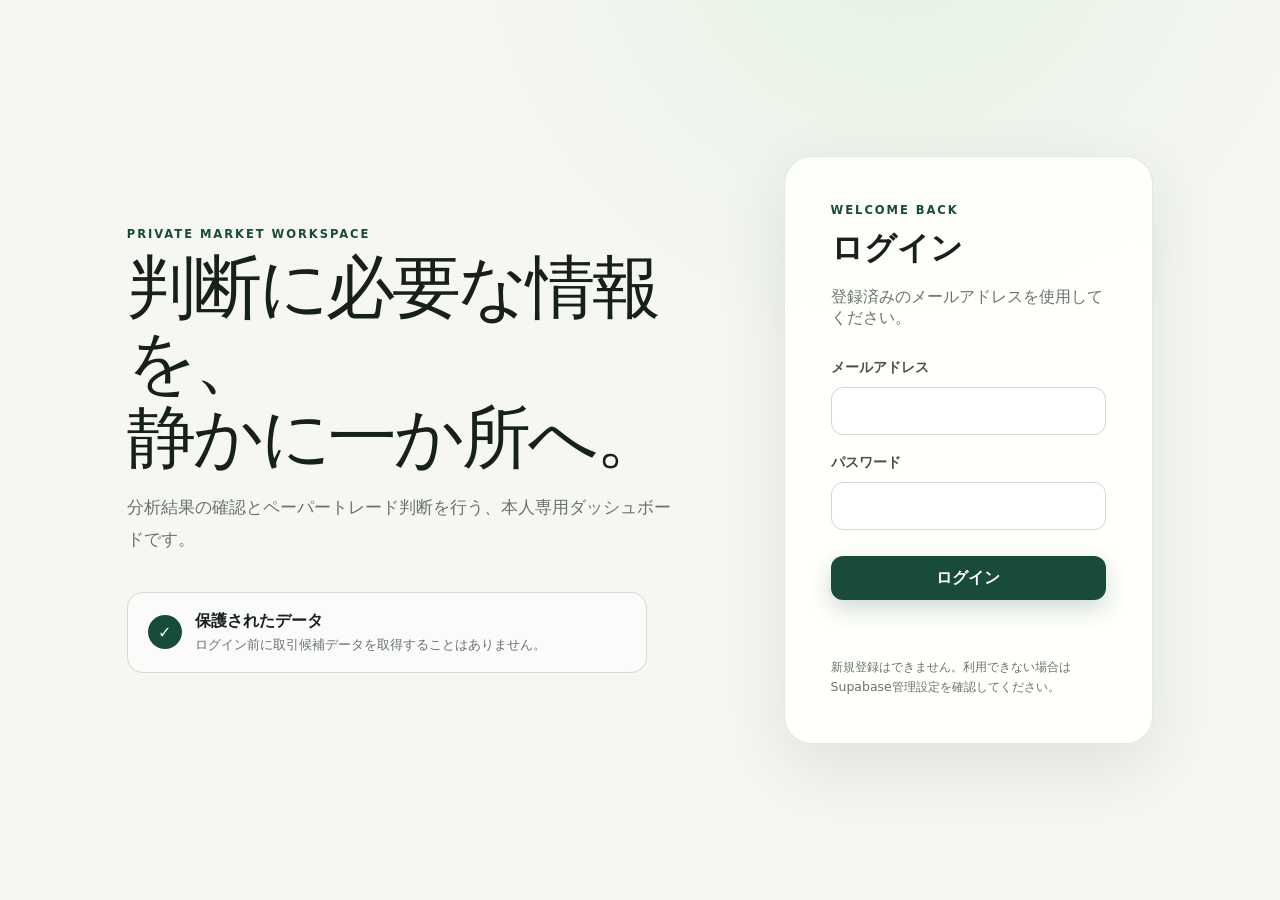
<file: index.html>
<!doctype html>
<html lang="ja">
<head>
  <meta charset="utf-8">
  <meta name="viewport" content="width=device-width, initial-scale=1">
  <meta name="referrer" content="no-referrer">
  <meta http-equiv="Content-Security-Policy" content="default-src 'self'; base-uri 'self'; object-src 'none'; form-action 'self'; frame-src 'none'; img-src 'self' data:; style-src 'self'; script-src 'self'; connect-src https://hovdyyflzbghjtwdlqzb.supabase.co; upgrade-insecure-requests">
  <title>日本株・米国株 取引候補ダッシュボード</title>
  <link rel="stylesheet" href="assets/app.css?v=20260828-1">
  <script src="config.js" defer></script>
  <script type="module" src="assets/app.mjs?v=20261007-portfolio-review"></script>
</head>
<body>
  <a class="skip-link" href="#main-content">本文へ移動</a>
  <div class="ambient ambient-one" aria-hidden="true"></div>
  <div class="ambient ambient-two" aria-hidden="true"></div>

  <section id="boot-screen" class="center-screen" aria-live="polite">
    <div class="brand-mark" aria-hidden="true"><span></span><span></span><span></span></div>
    <p>安全なセッションを確認しています</p>
  </section>

  <main id="login-screen" class="login-shell" hidden>
    <section class="login-story" aria-labelledby="login-title">
      <p class="eyebrow">PRIVATE MARKET WORKSPACE</p>
      <h1 id="login-title">判断に必要な情報を、<br>静かに一か所へ。</h1>
      <p>分析結果の確認とペーパートレード判断を行う、本人専用ダッシュボードです。</p>
      <div class="security-note">
        <span class="security-icon" aria-hidden="true">✓</span>
        <div><strong>保護されたデータ</strong><small>ログイン前に取引候補データを取得することはありません。</small></div>
      </div>
    </section>
    <section class="login-card" aria-label="ログイン">
      <div>
        <p class="eyebrow">WELCOME BACK</p>
        <h2>ログイン</h2>
        <p class="muted">登録済みのメールアドレスを使用してください。</p>
      </div>
      <form id="login-form" novalidate>
        <label for="email">メールアドレス</label>
        <input id="email" name="email" type="email" autocomplete="username" inputmode="email" required>
        <label for="password">パスワード</label>
        <input id="password" name="password" type="password" autocomplete="current-password" required minlength="8">
        <button id="login-button" class="primary-button" type="submit">ログイン</button>
      </form>
      <p id="login-message" class="form-message" role="alert" aria-live="assertive"></p>
      <p class="login-footnote">新規登録はできません。利用できない場合はSupabase管理設定を確認してください。</p>
    </section>
  </main>

  <div id="app-screen" hidden>
    <header class="app-header">
      <a class="brand" href="./" aria-label="取引候補ダッシュボード ホーム">
        <span class="brand-symbol" aria-hidden="true">T</span>
        <span><strong>Trading Desk</strong><small>Decision workspace</small></span>
      </a>
      <div class="header-actions">
        <span id="session-user" class="session-user"></span>
        <button id="refresh-button" class="ghost-button" type="button">更新</button>
        <button id="logout-button" class="ghost-button danger" type="button">ログアウト</button>
      </div>
    </header>

    <main id="main-content" class="dashboard-shell">
      <section class="hero-row">
        <div>
          <p class="eyebrow">DAILY REVIEW</p>
          <h1>取引候補ダッシュボード</h1>
          <p class="muted">分析結果を確認し、人間の判断をペーパートレードとして記録します。</p>
        </div>
        <div id="connection-state" class="connection-state"><span></span>接続済み</div>
      </section>

      <section class="filter-bar" aria-label="分析結果を選択">
        <div class="filter-title"><p class="eyebrow">RESULT EXPLORER</p><h2>分析結果を選択</h2></div>
        <label>対象日<select id="target-date"></select></label>
        <label>市場<select id="market"><option value="TSE">日本株 (JPX)</option><option value="US">米国株 (NYSE / Nasdaq)</option></select></label>
        <button id="apply-filter" class="primary-button compact" type="button">結果を表示</button>
        <aside class="latest-batch" aria-label="最終バッチ実行">
          <span>最終バッチ実行</span><strong id="latest-batch-time">確認中…</strong>
          <small id="latest-batch-target"></small><small id="auto-refresh-status">30秒ごとに自動更新</small>
        </aside>
        <div class="manual-batch-note"><strong>手動バッチ実行</strong><span>GitHubへログイン後、「Daily screening」から実行できます。</span><a href="https://github.com/login?return_to=%2Ftake0229%2Fsemi-automatic-trading%2Factions%2Fworkflows%2Fdaily-screening.yml" target="_blank" rel="noopener noreferrer">GitHub Actionsを開く ↗</a></div>
        <p id="last-updated" class="last-updated"></p>
      </section>

      <div id="app-message" class="app-message" role="status" aria-live="polite"></div>
      <p id="history-status" class="history-status">Supabaseの移行済み履歴を確認しています…</p>

      <section class="run-panel">
        <div class="run-line"><span id="run-status" class="candidate-state">—</span><span id="run-date">—</span></div>
        <h2>今日の判断材料</h2><p id="run-description" class="muted"></p>
      </section>

      <section id="batch-alerts" class="batch-alerts" hidden>
        <div class="section-heading"><h2 id="batch-alerts-title">バッチ処理の警告</h2><span id="batch-alerts-count" class="score-badge"></span></div>
        <ul id="batch-alerts-list"></ul>
      </section>

      <section class="kpi-grid" aria-label="シミュレーション概要">
        <article class="kpi-card accent"><span>ペーパー総資産</span><strong id="paper-total-assets">—</strong><small id="paper-initial-cash">—</small></article>
        <article class="kpi-card"><span>利用可能現金</span><strong id="paper-cash">—</strong><small>追加選択に利用可能</small></article>
        <article class="kpi-card"><span>保有時価</span><strong id="paper-market-value">—</strong><small id="paper-invested">—</small></article>
        <article class="kpi-card"><span>損益合計</span><strong id="paper-profit">—</strong><small id="paper-return-rate">—</small></article>
      </section>

      <section class="section-block">
        <div class="section-heading">
          <div><p class="eyebrow">SIGNALS</p><h2>売買候補</h2></div>
          <div class="heading-actions"><span id="candidate-count" class="score-badge">—</span><p id="decision-safety" class="safety-pill">実注文は送信されません</p></div>
        </div>
        <div id="candidate-list" class="candidate-grid"></div>
      </section>

      <section class="section-block">
        <div class="section-heading"><div><p class="eyebrow">PAPER POSITIONS</p><h2>ペーパートレード保有状況</h2></div></div>
        <form id="initial-cash-form" class="exit-rule-form">
          <label>初期資金<input id="initial-cash-input" type="number" min="1" max="1000000000" step="0.01" required><span id="portfolio-currency">JPY</span></label>
          <button id="initial-cash-save" class="primary-button" type="submit">初期資金を保存</button>
          <small>現在の保有取得原価以上の金額を、選択市場の通貨単位で設定してください。</small>
          <p id="initial-cash-message" class="form-message" role="status"></p>
        </form>
        <form id="exit-rule-form" class="exit-rule-form">
          <label>利確（取得額比 +）<input id="take-profit-percent" type="number" min="0.1" max="500" step="0.1" required>％</label>
          <label>損切り（取得額比 −）<input id="stop-loss-percent" type="number" min="0.1" max="99.9" step="0.1" required>％</label>
          <button id="exit-rule-save" class="primary-button" type="submit">ルールを保存</button>
          <small>平均取得価格を基準に判定し、アカウントへ保存します。</small>
          <p id="exit-rule-message" class="form-message" role="status"></p>
        </form>
        <div id="positions" class="position-list"></div>
      </section>

      <section class="section-block">
        <div class="section-heading"><div><p class="eyebrow">PAPER TRADE LOG</p><h2>売買履歴</h2></div></div>
        <div class="table-wrap"><table><thead><tr><th>日時</th><th>銘柄</th><th>区分</th><th>数量</th><th>株価</th><th>状態・実現損益</th></tr></thead><tbody id="trade-history"></tbody></table></div>
      </section>

      <footer class="page-footer"><p id="data-source-note">データ取得元を確認しています。投資助言ではなく、実注文は送信されません。</p><p id="run-id"></p></footer>
    </main>
  </div>

  <dialog id="decision-dialog" class="decision-dialog">
    <form id="decision-form" method="dialog">
      <div class="dialog-heading"><p class="eyebrow">HUMAN DECISION</p><h2 id="decision-title">候補を判断</h2><p id="decision-description" class="muted"></p></div>
      <input id="decision-candidate-id" type="hidden">
      <input id="decision-value" type="hidden">
      <label for="decision-reason">判断理由</label>
      <textarea id="decision-reason" maxlength="1000" rows="4" required></textarea>
      <p class="dialog-warning">この操作はペーパートレードの記録のみです。実際の注文は送信されません。</p>
      <div class="dialog-actions"><button id="decision-cancel" class="ghost-button" type="button">キャンセル</button><button id="decision-submit" class="primary-button" type="submit">記録する</button></div>
      <p id="decision-message" class="form-message" role="alert"></p>
    </form>
  </dialog>
</body>
</html>
</file>
<file: assets/app.css>
:root {
  color-scheme: light;
  --ink: #17211c;
  --muted: #68736c;
  --paper: #f6f7f2;
  --surface: rgba(255, 255, 252, 0.92);
  --line: #dde2db;
  --forest: #194b3b;
  --forest-deep: #0f3026;
  --mint: #dceee4;
  --lime: #d7ed83;
  --amber: #b96c17;
  --red: #a4433b;
  --shadow: 0 24px 70px rgba(35, 55, 44, 0.11);
  --radius: 22px;
  font-family: Inter, "Noto Sans JP", "Yu Gothic UI", system-ui, sans-serif;
}

* { box-sizing: border-box; }
html { min-width: 320px; background: var(--paper); }
body { margin: 0; min-height: 100vh; color: var(--ink); background: radial-gradient(circle at 70% -10%, #e5f2e4 0, transparent 35%), var(--paper); }
button, input, select, textarea { font: inherit; }
button { cursor: pointer; }
button:disabled { cursor: wait; opacity: .58; }
[hidden] { display: none !important; }
.skip-link { position: fixed; left: 12px; top: -60px; z-index: 100; padding: 10px 16px; background: var(--ink); color: white; border-radius: 10px; }
.skip-link:focus { top: 12px; }
.ambient { position: fixed; border-radius: 999px; filter: blur(1px); pointer-events: none; opacity: .5; z-index: -1; }
.ambient-one { width: 330px; height: 330px; right: -110px; top: 12%; background: #d2e9db; }
.ambient-two { width: 220px; height: 220px; left: -90px; bottom: 5%; background: #eef2c9; }
.eyebrow { margin: 0 0 10px; color: var(--forest); font-size: .72rem; font-weight: 800; letter-spacing: .17em; }
.muted { color: var(--muted); }

.center-screen { min-height: 100vh; display: grid; place-content: center; justify-items: center; gap: 18px; color: var(--muted); }
.brand-mark { display: flex; align-items: flex-end; gap: 5px; width: 48px; height: 48px; padding: 10px; border-radius: 14px; background: var(--forest); box-shadow: var(--shadow); }
.brand-mark span { width: 7px; border-radius: 9px 9px 2px 2px; background: var(--lime); animation: pulse 1.15s ease-in-out infinite alternate; }
.brand-mark span:nth-child(1) { height: 12px; }
.brand-mark span:nth-child(2) { height: 25px; animation-delay: .2s; }
.brand-mark span:nth-child(3) { height: 18px; animation-delay: .4s; }
@keyframes pulse { to { transform: translateY(-4px); opacity: .72; } }

.login-shell { min-height: 100vh; display: grid; grid-template-columns: minmax(0, 1.05fr) minmax(360px, .7fr); align-items: center; gap: clamp(40px, 8vw, 130px); max-width: 1180px; margin: auto; padding: clamp(28px, 6vw, 80px); }
.login-story h1 { margin: 0; max-width: 750px; font-family: Georgia, "Yu Mincho", serif; font-size: clamp(2.5rem, 5.4vw, 5.4rem); line-height: 1.08; letter-spacing: -.045em; font-weight: 500; }
.login-story > p:not(.eyebrow) { max-width: 610px; font-size: 1.05rem; line-height: 1.9; color: var(--muted); }
.security-note { display: flex; gap: 13px; align-items: center; max-width: 520px; margin-top: 36px; padding: 18px 20px; border: 1px solid rgba(25, 75, 59, .18); border-radius: 16px; background: rgba(255, 255, 255, .58); }
.security-note strong, .security-note small { display: block; }
.security-note small { margin-top: 4px; color: var(--muted); }
.security-icon { display: grid; place-content: center; flex: 0 0 34px; height: 34px; border-radius: 50%; color: white; background: var(--forest); }
.login-card { padding: clamp(28px, 4vw, 46px); border: 1px solid rgba(25, 75, 59, .12); border-radius: 28px; background: var(--surface); box-shadow: var(--shadow); backdrop-filter: blur(16px); }
.login-card h2 { margin: 0; font-size: 2rem; }
.login-card form { display: grid; gap: 10px; margin-top: 30px; }
label { color: #465149; font-size: .87rem; font-weight: 700; }
input, select, textarea { width: 100%; border: 1px solid #cfd7d0; border-radius: 12px; background: #fff; color: var(--ink); outline: none; transition: border-color .15s, box-shadow .15s; }
input, select { min-height: 48px; padding: 0 14px; }
textarea { padding: 13px 14px; resize: vertical; }
input:focus, select:focus, textarea:focus { border-color: var(--forest); box-shadow: 0 0 0 4px rgba(25, 75, 59, .12); }
.login-card form label:not(:first-child) { margin-top: 9px; }
.primary-button, .ghost-button, .decision-button { min-height: 44px; border: 0; border-radius: 12px; padding: 0 18px; font-weight: 800; transition: transform .12s, background .12s; }
.primary-button { margin-top: 16px; color: white; background: var(--forest); box-shadow: 0 9px 22px rgba(25, 75, 59, .2); }
.primary-button:hover:not(:disabled) { transform: translateY(-1px); background: var(--forest-deep); }
.primary-button.compact { min-height: 42px; margin: 22px 0 0; }
.ghost-button { border: 1px solid var(--line); background: #fff; color: var(--ink); }
.ghost-button:hover:not(:disabled) { background: #eef3ed; }
.ghost-button.danger { color: var(--red); }
.form-message { min-height: 1.4em; margin: 14px 0 0; color: var(--red); font-weight: 700; }
.login-footnote { margin: 20px 0 0; color: var(--muted); font-size: .78rem; line-height: 1.6; }

.app-header { position: sticky; top: 0; z-index: 20; display: flex; justify-content: space-between; align-items: center; min-height: 74px; padding: 10px max(24px, calc((100vw - 1240px) / 2)); border-bottom: 1px solid rgba(221, 226, 219, .85); background: rgba(246, 247, 242, .88); backdrop-filter: blur(18px); }
.brand { display: flex; align-items: center; gap: 12px; color: var(--ink); text-decoration: none; }
.brand-symbol { display: grid; place-content: center; width: 38px; height: 38px; border-radius: 12px; background: var(--forest); color: var(--lime); font-family: Georgia, serif; font-size: 1.25rem; }
.brand strong, .brand small { display: block; }
.brand small { margin-top: 2px; color: var(--muted); font-size: .7rem; letter-spacing: .08em; text-transform: uppercase; }
.header-actions { display: flex; align-items: center; gap: 9px; }
.session-user { max-width: 220px; overflow: hidden; text-overflow: ellipsis; white-space: nowrap; color: var(--muted); font-size: .83rem; }
.dashboard-shell { max-width: 1240px; margin: auto; padding: 54px 24px 80px; }
.hero-row, .section-heading { display: flex; justify-content: space-between; align-items: flex-end; gap: 24px; }
.hero-row h1 { margin: 0; font-family: Georgia, "Yu Mincho", serif; font-size: clamp(2.1rem, 4.2vw, 4.1rem); font-weight: 500; letter-spacing: -.035em; }
.hero-row .muted { margin: 12px 0 0; }
.connection-state { display: flex; align-items: center; gap: 9px; padding: 9px 13px; border: 1px solid #cbded3; border-radius: 999px; color: var(--forest); background: #f9fffa; font-size: .8rem; font-weight: 700; white-space: nowrap; }
.connection-state span { width: 8px; height: 8px; border-radius: 50%; background: #2d966b; box-shadow: 0 0 0 4px rgba(45, 150, 107, .12); }
.connection-state.offline { color: var(--red); border-color: #ead0cc; }
.connection-state.offline span { background: var(--red); }
.filter-bar { display: grid; grid-template-columns: minmax(220px, 1fr) 190px 190px auto; align-items: end; gap: 14px; margin-top: 42px; padding: 20px; border: 1px solid var(--line); border-radius: 18px; background: rgba(255, 255, 252, .7); }
.filter-title h2 { margin: 0; }
.filter-bar label { display: grid; gap: 7px; }
.filter-bar select { min-height: 42px; }
.latest-batch { grid-column: 1 / 3; display: grid; gap: 4px; min-height: 84px; padding: 14px 16px; border-radius: 14px; background: #f0f4ee; }
.latest-batch > span, .latest-batch small { color: var(--muted); font-size: .75rem; }
.manual-batch-note { grid-column: 3 / -1; display: grid; gap: 5px; min-height: 84px; padding: 14px 16px; border: 1px dashed #c8d2c8; border-radius: 14px; color: var(--muted); font-size: .78rem; }
.manual-batch-note a { width: fit-content; color: var(--forest); font-weight: 800; }
.last-updated { grid-column: 1 / -1; justify-self: end; margin: 0 4px; color: var(--muted); font-size: .78rem; }
.app-message { min-height: 28px; padding: 12px 0 0; color: var(--muted); font-weight: 700; }
.app-message.error { color: var(--red); }
.app-message.success { color: var(--forest); }
.app-message.warning { color: #655b25; }
.history-status { margin: -4px 0 22px; color: var(--muted); font-size: .82rem; }
.history-status.warning { color: #655b25; }
.run-panel { display: grid; gap: 10px; margin-top: 26px; padding: 24px; border: 1px solid var(--line); border-radius: var(--radius); background: var(--surface); }
.run-panel h2, .run-panel p { margin: 0; }
.run-line { display: flex; align-items: center; gap: 12px; color: var(--muted); font-size: .82rem; }
.batch-alerts { margin-top: 18px; padding: 20px 24px; border: 1px solid #ead7ab; border-radius: 18px; background: #fff9e9; }
.batch-alerts h2 { margin: 0; font-size: 1.15rem; }
.batch-alerts ul { display: grid; gap: 8px; margin: 14px 0 0; padding: 0; list-style: none; }
.batch-alerts li { display: flex; gap: 10px; line-height: 1.5; font-size: .82rem; }
.batch-alerts li.error strong { color: var(--red); }
.kpi-grid { display: grid; grid-template-columns: repeat(4, 1fr); gap: 14px; margin-top: 26px; }
.kpi-card { position: relative; overflow: hidden; min-height: 145px; padding: 22px; border: 1px solid var(--line); border-radius: 18px; background: var(--surface); }
.kpi-card.accent { color: white; border-color: var(--forest); background: var(--forest); }
.kpi-card.accent::after { content: ""; position: absolute; width: 120px; height: 120px; right: -40px; bottom: -52px; border-radius: 50%; background: rgba(215, 237, 131, .18); }
.kpi-card span, .kpi-card small, .kpi-card strong { display: block; }
.kpi-card span { color: var(--muted); font-size: .78rem; font-weight: 800; letter-spacing: .04em; }
.kpi-card.accent span, .kpi-card.accent small { color: #dcebe4; }
.kpi-card strong { margin-top: 17px; font-size: 1.75rem; }
.kpi-card small { margin-top: 6px; color: var(--muted); }
.section-block, .panel { margin-top: 48px; }
.section-heading h2 { margin: 0; font-size: 1.65rem; }
.heading-actions { display: flex; align-items: center; gap: 10px; }
.safety-pill { margin: 0; padding: 8px 12px; border: 1px solid #dfd8af; border-radius: 999px; background: #fffced; color: #71651d; font-size: .78rem; font-weight: 700; }
.candidate-grid { display: grid; grid-template-columns: repeat(2, minmax(0, 1fr)); gap: 18px; margin-top: 20px; }
.candidate-card { display: grid; gap: 18px; padding: 24px; border: 1px solid var(--line); border-radius: var(--radius); background: var(--surface); box-shadow: 0 14px 38px rgba(35, 55, 44, .055); }
.candidate-card:hover { border-color: #bbcbbf; }
.candidate-top { display: flex; justify-content: space-between; gap: 16px; }
.candidate-identity { display: flex; gap: 12px; align-items: center; }
.candidate-code { display: grid; place-content: center; min-width: 60px; height: 38px; border-radius: 10px; background: var(--mint); color: var(--forest); font-weight: 900; letter-spacing: .04em; }
.candidate-card h3 { margin: 0; font-size: 1.15rem; }
.candidate-card h3 small { display: block; margin-top: 4px; color: var(--muted); font-size: .78rem; font-weight: 600; }
.score-badge { align-self: start; min-width: 58px; padding: 8px 10px; border-radius: 12px; background: #edf0e9; text-align: center; font-weight: 900; }
.candidate-price-row { display: flex; justify-content: space-between; align-items: end; gap: 18px; }
.candidate-price-row strong { font-family: Georgia, serif; font-size: 1.8rem; font-weight: 500; }
.direction { color: var(--forest); font-size: .78rem; font-weight: 800; }
.candidate-details { display: grid; grid-template-columns: 1fr 1fr; gap: 10px; margin: 0; }
.candidate-details div { padding: 13px; border-radius: 12px; background: #f4f6f1; }
.candidate-details dt { color: var(--muted); font-size: .72rem; font-weight: 800; }
.candidate-details dd { margin: 6px 0 0; line-height: 1.6; font-size: .86rem; }
.candidate-meta { display: flex; justify-content: space-between; gap: 12px; color: var(--muted); font-size: .75rem; }
.candidate-state { display: inline-flex; padding: 6px 10px; border-radius: 999px; background: #edf0e9; color: #505b53; font-size: .75rem; font-weight: 800; }
.candidate-state.approved { background: #dbeee3; color: var(--forest); }
.candidate-state.rejected, .candidate-state.expired { background: #f2e5e1; color: #87453e; }
.candidate-actions { display: flex; gap: 10px; padding-top: 2px; }
.decision-button { flex: 1; border: 1px solid var(--forest); color: var(--forest); background: white; }
.decision-button.approve { color: white; background: var(--forest); }
.decision-button:hover:not(:disabled) { transform: translateY(-1px); }
.external-link { color: var(--forest); font-size: .8rem; font-weight: 800; text-decoration-thickness: 1px; text-underline-offset: 3px; }
.stock-information-links { display: flex; flex-wrap: wrap; gap: 8px; }
.stock-information-links a { padding: 8px 10px; border: 1px solid #b9cdbf; border-radius: 9px; color: var(--forest); background: white; font-size: .76rem; font-weight: 800; text-decoration: none; }
.candidate-analysis { border-top: 1px solid var(--line); padding-top: 13px; }
.candidate-analysis summary, .acquisition-reasons summary { color: var(--forest); cursor: pointer; font-size: .82rem; font-weight: 850; }
.analysis-note { margin: 10px 0; color: var(--muted); font-size: .72rem; }
.analysis-metrics { display: grid; grid-template-columns: 1fr 1fr; gap: 7px; margin-top: 10px; }
.analysis-metrics > div { display: grid; gap: 4px; padding: 9px 10px; border-radius: 9px; background: #f3f5f0; }
.analysis-metrics span { color: var(--muted); font-size: .68rem; }
.analysis-metrics strong { font-size: .78rem; }
.critical-review { margin-top: 10px; padding: 9px 10px; border-radius: 9px; color: var(--red); background: #fae9e5; font-size: .75rem; font-weight: 800; }
.news-list { display: grid; gap: 10px; margin-top: 10px; }
.news-list article { padding: 10px; border-radius: 10px; background: #f3f5f0; }
.news-list a { color: #225675; font-size: .78rem; font-weight: 800; }
.news-list p, .news-list small { display: block; margin: 5px 0 0; color: var(--muted); font-size: .7rem; line-height: 1.5; }
.yahoo-paper-guide { display: grid; gap: 7px; padding: 12px; border-radius: 12px; background: #edf3f8; color: #274d6a; font-size: .76rem; }
.yahoo-paper-guide p { margin: 0; font-weight: 800; }
.yahoo-paper-guide a { width: fit-content; color: #225675; font-weight: 850; }
.yahoo-paper-guide small { color: var(--muted); line-height: 1.45; }
.empty-state { grid-column: 1 / -1; padding: 48px 24px; border: 1px dashed #cbd3cb; border-radius: var(--radius); color: var(--muted); text-align: center; background: rgba(255,255,255,.5); }
.position-list { display: grid; gap: 12px; margin-top: 18px; }
.exit-rule-form { display: flex; flex-wrap: wrap; gap: 12px; align-items: end; margin-top: 16px; padding: 14px; border: 1px solid var(--line); border-radius: 14px; background: var(--surface); }
.exit-rule-form label { display: flex; gap: 6px; align-items: center; font-weight: 800; }
.exit-rule-form input { width: 7rem; padding: 9px; }
.exit-rule-form small, .exit-rule-form .form-message { flex-basis: 100%; margin: 0; }
.position-item { display: grid; gap: 12px; padding: 20px; border: 1px solid var(--line); border-radius: 16px; background: var(--surface); }
.position-item header { display: grid; grid-template-columns: auto 1fr auto; align-items: center; gap: 12px; }
.position-value { font-family: Georgia, serif; font-size: 1.35rem; }
.position-item > p { margin: 0; color: var(--muted); font-size: .78rem; line-height: 1.6; }
.exit-signal { display: flex; align-items: center; gap: 12px; padding: 13px 14px; border-radius: 12px; background: #f3f5f0; }
.exit-signal strong { margin-right: auto; }
.exit-signal small { color: var(--muted); }
.exit-signal.take_profit { color: var(--forest); background: #e2f2e8; }
.exit-signal.stop_loss { color: var(--red); background: #fae9e5; }
.exit-button { min-height: 38px; padding: 0 14px; border: 0; border-radius: 10px; color: white; font-weight: 800; white-space: nowrap; }
.exit-button.take_profit { background: var(--forest); }
.exit-button.stop_loss { background: var(--red); }
.positive { color: var(--forest) !important; }
.negative { color: var(--red) !important; }
.acquisition-reasons article { display: grid; gap: 5px; margin-top: 10px; padding: 12px; border-radius: 11px; background: #f3f5f0; }
.acquisition-reasons p, .acquisition-reasons small { margin: 0; font-size: .74rem; line-height: 1.5; }
.acquisition-reasons small { color: var(--muted); overflow-wrap: anywhere; }
.page-footer { display: flex; justify-content: space-between; gap: 24px; margin-top: 44px; padding-top: 20px; border-top: 1px solid var(--line); color: var(--muted); font-size: .74rem; }
.split-grid { display: grid; grid-template-columns: 1.15fr .85fr; gap: 18px; }
.panel { padding: 24px; border: 1px solid var(--line); border-radius: var(--radius); background: var(--surface); }
.split-grid .panel { min-width: 0; }
.table-wrap { overflow-x: auto; margin-top: 18px; }
table { width: 100%; border-collapse: collapse; font-size: .82rem; }
th { color: var(--muted); text-align: left; font-size: .72rem; letter-spacing: .04em; }
th, td { padding: 12px 10px; border-bottom: 1px solid #e7eae5; vertical-align: top; }
td:last-child { min-width: 180px; }
.order-list, .audit-list { display: grid; gap: 10px; margin-top: 18px; }
.order-item, .audit-item { display: grid; gap: 4px; padding: 14px; border-radius: 13px; background: #f3f5f0; }
.order-item header, .audit-item header { display: flex; justify-content: space-between; gap: 12px; }
.order-item small, .audit-item small { color: var(--muted); }
.audit-panel { margin-top: 18px; }
.audit-list { grid-template-columns: repeat(3, 1fr); }
.decision-dialog { width: min(560px, calc(100vw - 28px)); padding: 0; border: 0; border-radius: 24px; color: var(--ink); box-shadow: 0 30px 90px rgba(15, 48, 38, .28); }
.decision-dialog::backdrop { background: rgba(12, 27, 21, .58); backdrop-filter: blur(3px); }
.decision-dialog form { padding: 28px; }
.dialog-heading h2 { margin: 0; }
.decision-dialog label { display: block; margin: 24px 0 8px; }
.dialog-warning { padding: 12px; border-radius: 12px; color: #655b25; background: #fff9d9; font-size: .8rem; }
.dialog-actions { display: flex; justify-content: flex-end; gap: 10px; margin-top: 20px; }
.dialog-actions .primary-button { margin: 0; }

@media (max-width: 900px) {
  .login-shell { grid-template-columns: 1fr; align-content: center; gap: 34px; }
  .login-story h1 { font-size: clamp(2.45rem, 10vw, 4.5rem); }
  .login-story > p:not(.eyebrow), .security-note { display: none; }
  .filter-bar { grid-template-columns: 1fr 1fr auto; }
  .filter-title { grid-column: 1 / -1; }
  .latest-batch { grid-column: 1 / 2; }
  .manual-batch-note { grid-column: 2 / -1; }
  .last-updated { grid-column: 1 / -1; justify-self: start; margin: 0; }
  .kpi-grid { grid-template-columns: repeat(2, 1fr); }
  .candidate-grid, .split-grid { grid-template-columns: 1fr; }
  .audit-list { grid-template-columns: repeat(2, 1fr); }
}

@media (max-width: 600px) {
  .login-shell { padding: 26px 18px; }
  .login-card { padding: 26px 22px; border-radius: 22px; }
  .app-header { min-height: 66px; padding: 9px 14px; }
  .brand small, .session-user, #refresh-button { display: none; }
  .ghost-button { min-height: 40px; padding: 0 12px; }
  .dashboard-shell { padding: 34px 14px 60px; }
  .hero-row { align-items: flex-start; }
  .hero-row .connection-state { display: none; }
  .filter-bar { grid-template-columns: 1fr; margin-top: 28px; padding: 14px; }
  .filter-title, .latest-batch, .manual-batch-note, .last-updated { grid-column: 1; }
  .primary-button.compact { width: 100%; margin: 0; }
  .kpi-grid { gap: 9px; }
  .kpi-card { min-height: 126px; padding: 16px; }
  .kpi-card strong { font-size: 1.4rem; }
  .section-block, .panel { margin-top: 34px; }
  .section-heading { align-items: flex-start; flex-direction: column; gap: 12px; }
  .candidate-card { padding: 18px; }
  .candidate-details { grid-template-columns: 1fr; }
  .analysis-metrics { grid-template-columns: 1fr; }
  .candidate-meta, .candidate-price-row { align-items: flex-start; flex-direction: column; }
  .candidate-actions { flex-direction: column; }
  .split-grid { gap: 0; }
  .panel { padding: 18px; }
  .audit-list { grid-template-columns: 1fr; }
  .position-item header { grid-template-columns: 1fr; }
  .exit-signal { align-items: flex-start; flex-direction: column; }
  .exit-button { width: 100%; }
  .page-footer { flex-direction: column; gap: 4px; }
}

@media (prefers-reduced-motion: reduce) {
  *, *::before, *::after { scroll-behavior: auto !important; animation: none !important; transition: none !important; }
}
</file>
